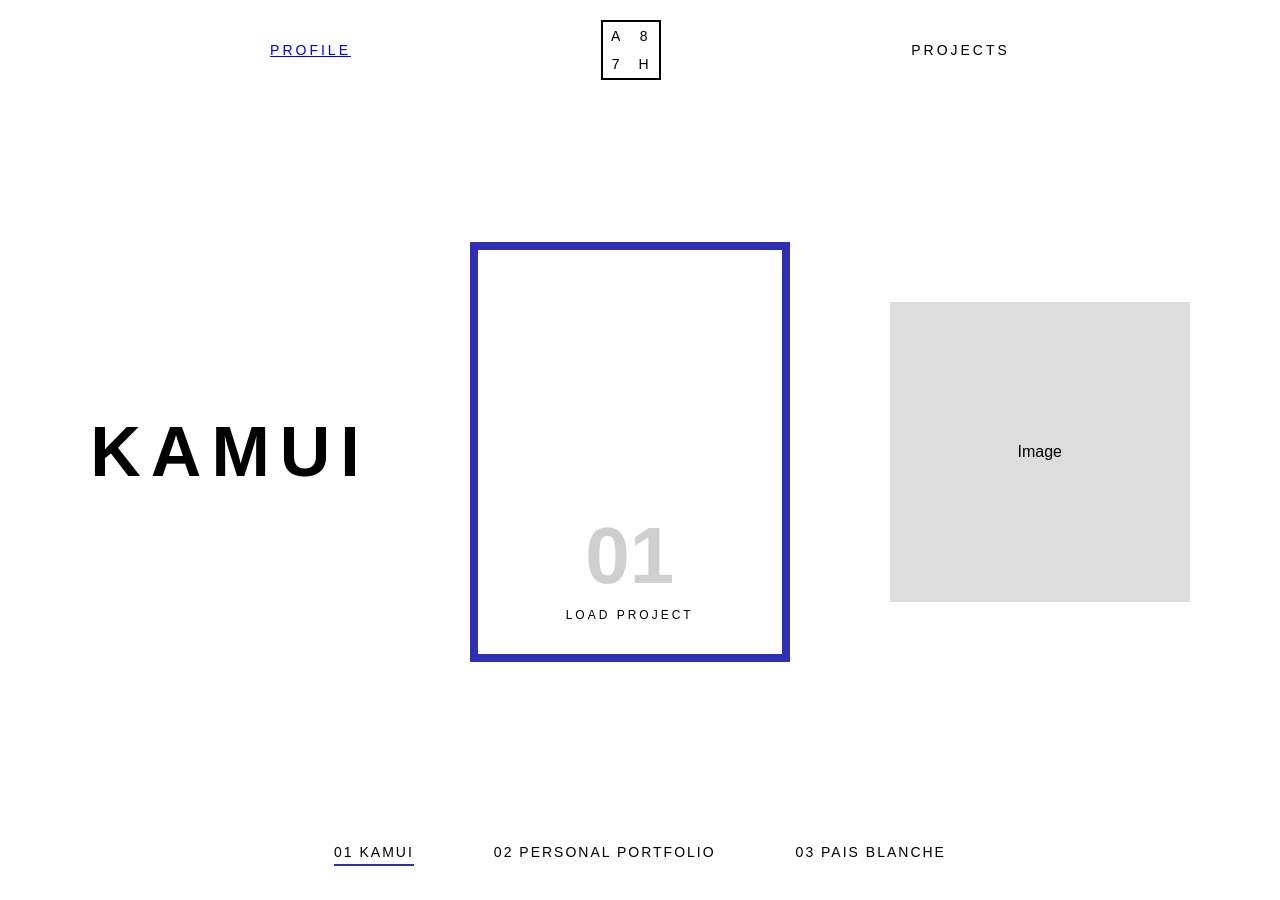
<file: index.html>
<!DOCTYPE html>
<html lang="en">
<head>
<meta charset="UTF-8">
<title>Kamui</title>
<link rel="stylesheet" href="style.css">
</head>

<body>

<!-- NAVBAR -->

<header class="navbar">

<div class="nav-left"><a href="profile.html" class="nav-left">PROFILE</a></div>

<div class="logo">
<div>A</div>
<div>8</div>
<div>7</div>
<div>H</div>
</div>

<div class="nav-right">PROJECTS</div>

</header>


<!-- HERO SECTION -->

<section class="hero">

<div class="hero-left">
<h1>KAMUI</h1>
</div>


<div class="center-box">

<div class="box"></div>

<div class="project-number">01</div>

<a href="project.html" class="load-btn">LOAD PROJECT</a>

</div>


<div class="hero-right">

<div class="image-placeholder">
Image
</div>

</div>

</section>


<!-- BOTTOM NAV -->

<footer class="bottom-nav">

<a class="active">01 KAMUI</a>

<a>02 PERSONAL PORTFOLIO</a>

<a>03 PAIS BLANCHE</a>

</footer>

</body>
</html>
</file>
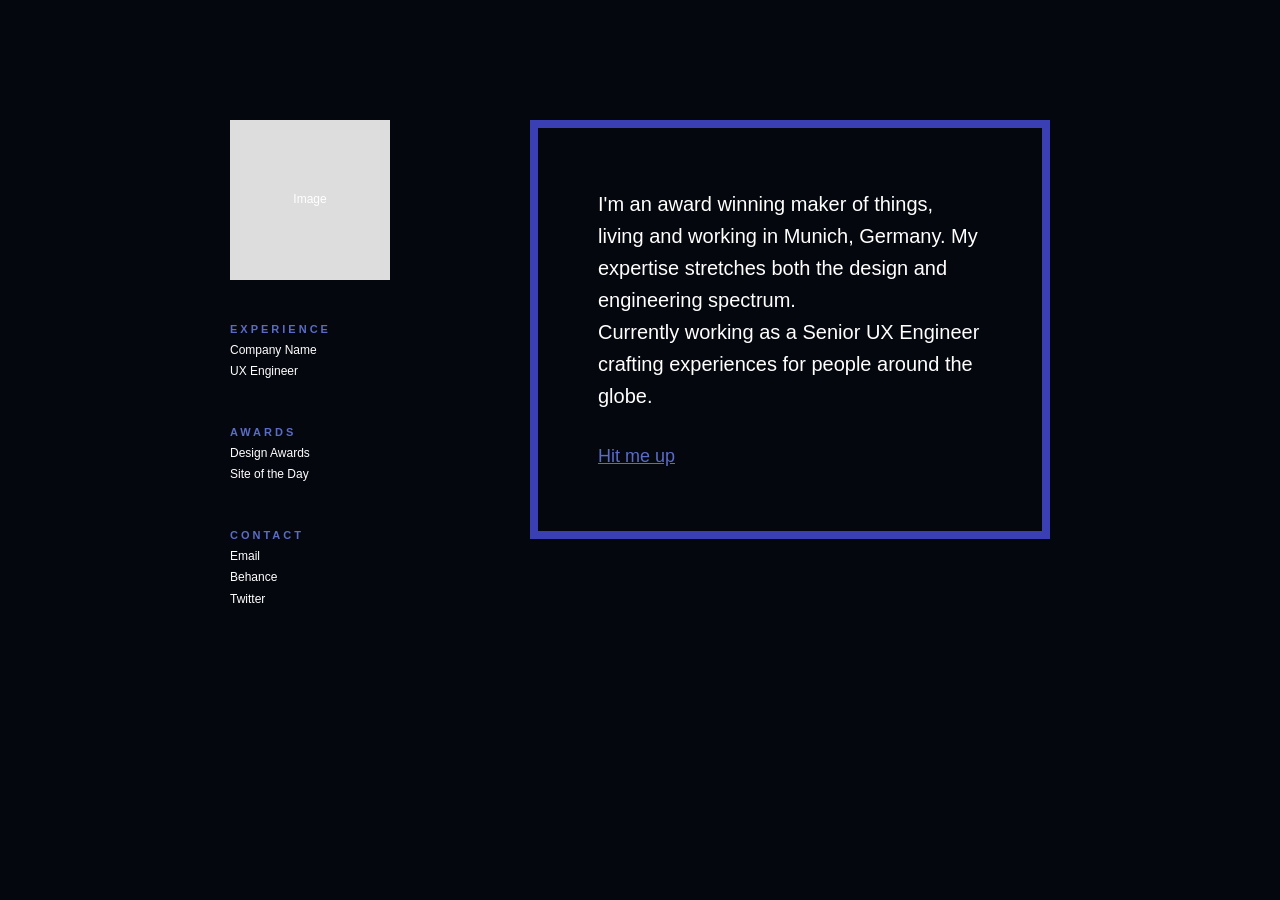
<file: profile.html>
<!DOCTYPE html>
<html>
<head>
<meta charset="UTF-8">
<title>Profile</title>
<link rel="stylesheet" href="style.css">
</head>

<body class="profile-page">

<section class="profile-section">

<div class="profile-left">

<div class="profile-image">
Image
</div>

<h4>EXPERIENCE</h4>

<p>Company Name</p>
<p>UX Engineer</p>

<h4>AWARDS</h4>

<p>Design Awards</p>
<p>Site of the Day</p>

<h4>CONTACT</h4>

<p>Email</p>
<p>Behance</p>
<p>Twitter</p>

</div>


<div class="profile-right">

<div class="profile-box">

<p>
I'm an award winning maker of things,
living and working in Munich, Germany.

My expertise stretches both the design
and engineering spectrum.
</p>

<p>
Currently working as a Senior UX Engineer
crafting experiences for people around
the globe.
</p>

<a href="#" class="contact-link">Hit me up</a>

</div>

</div>

</section>

</body>
</html>
</file>
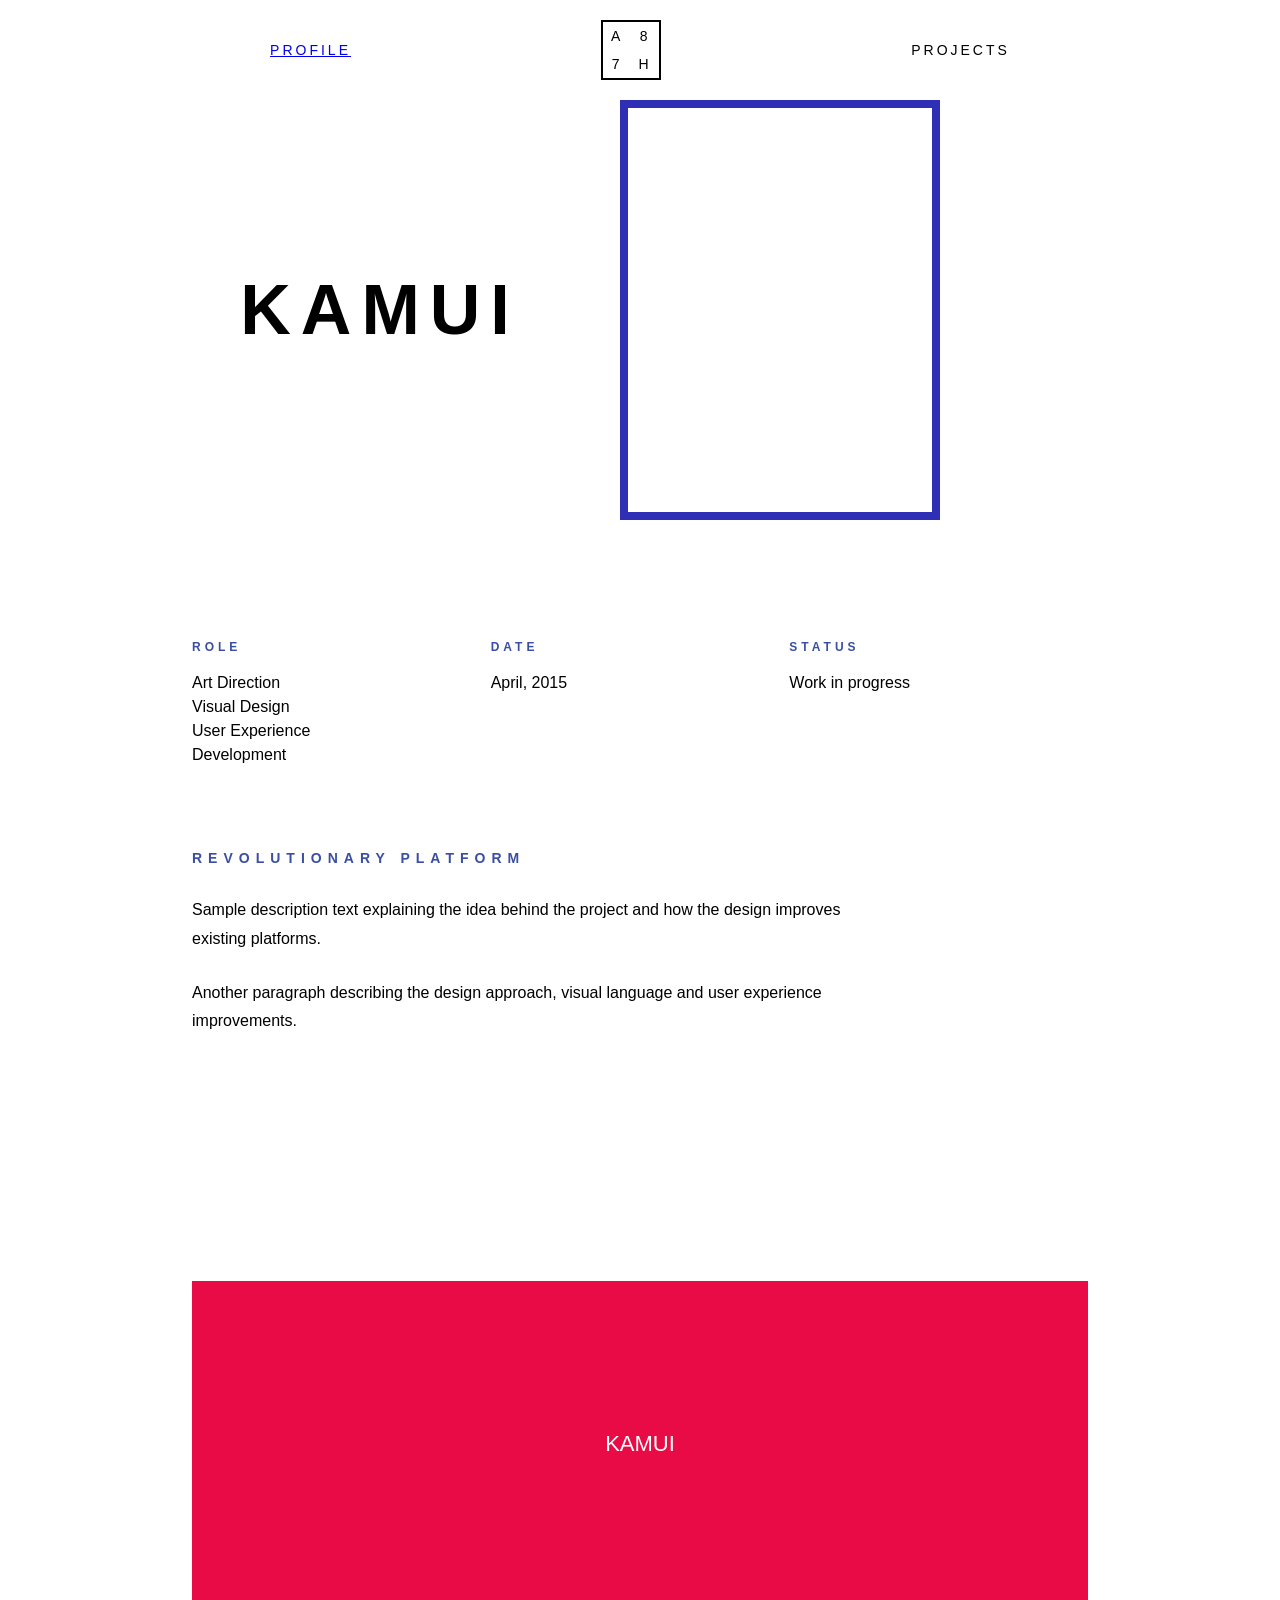
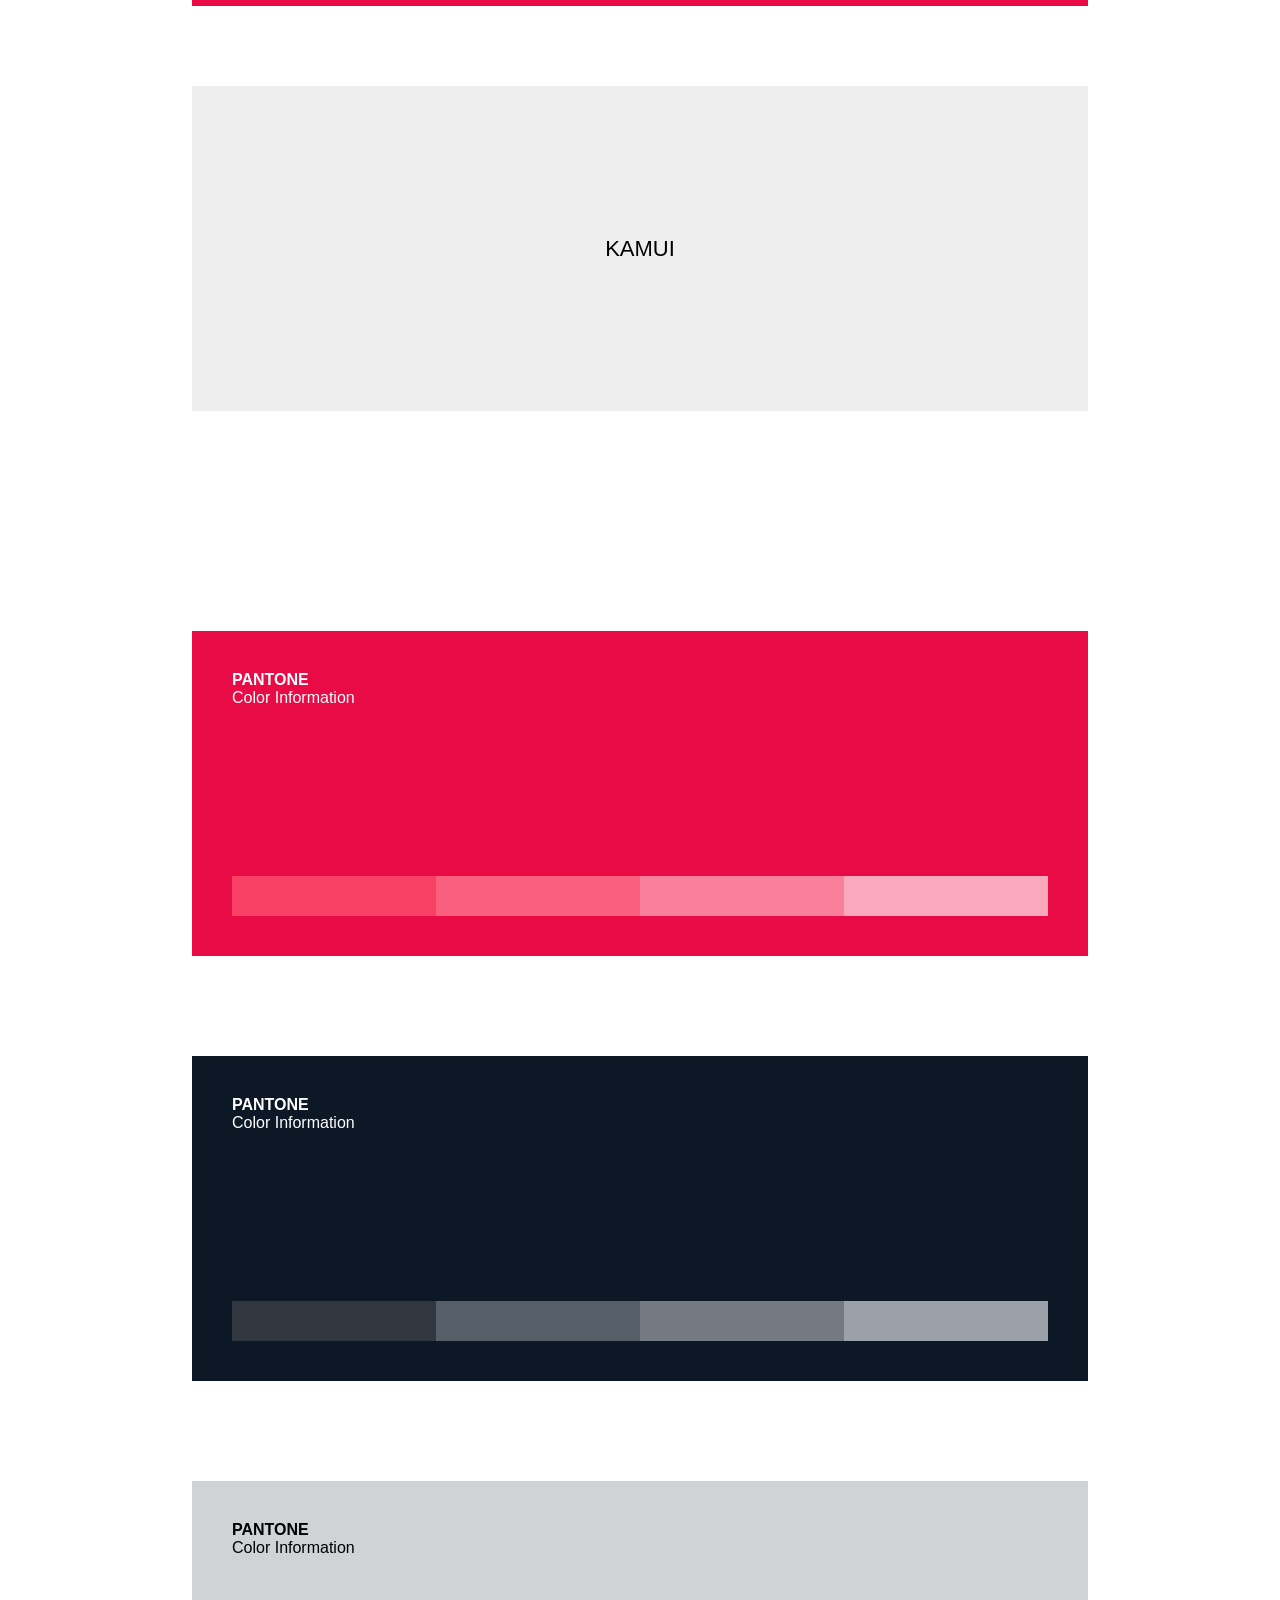
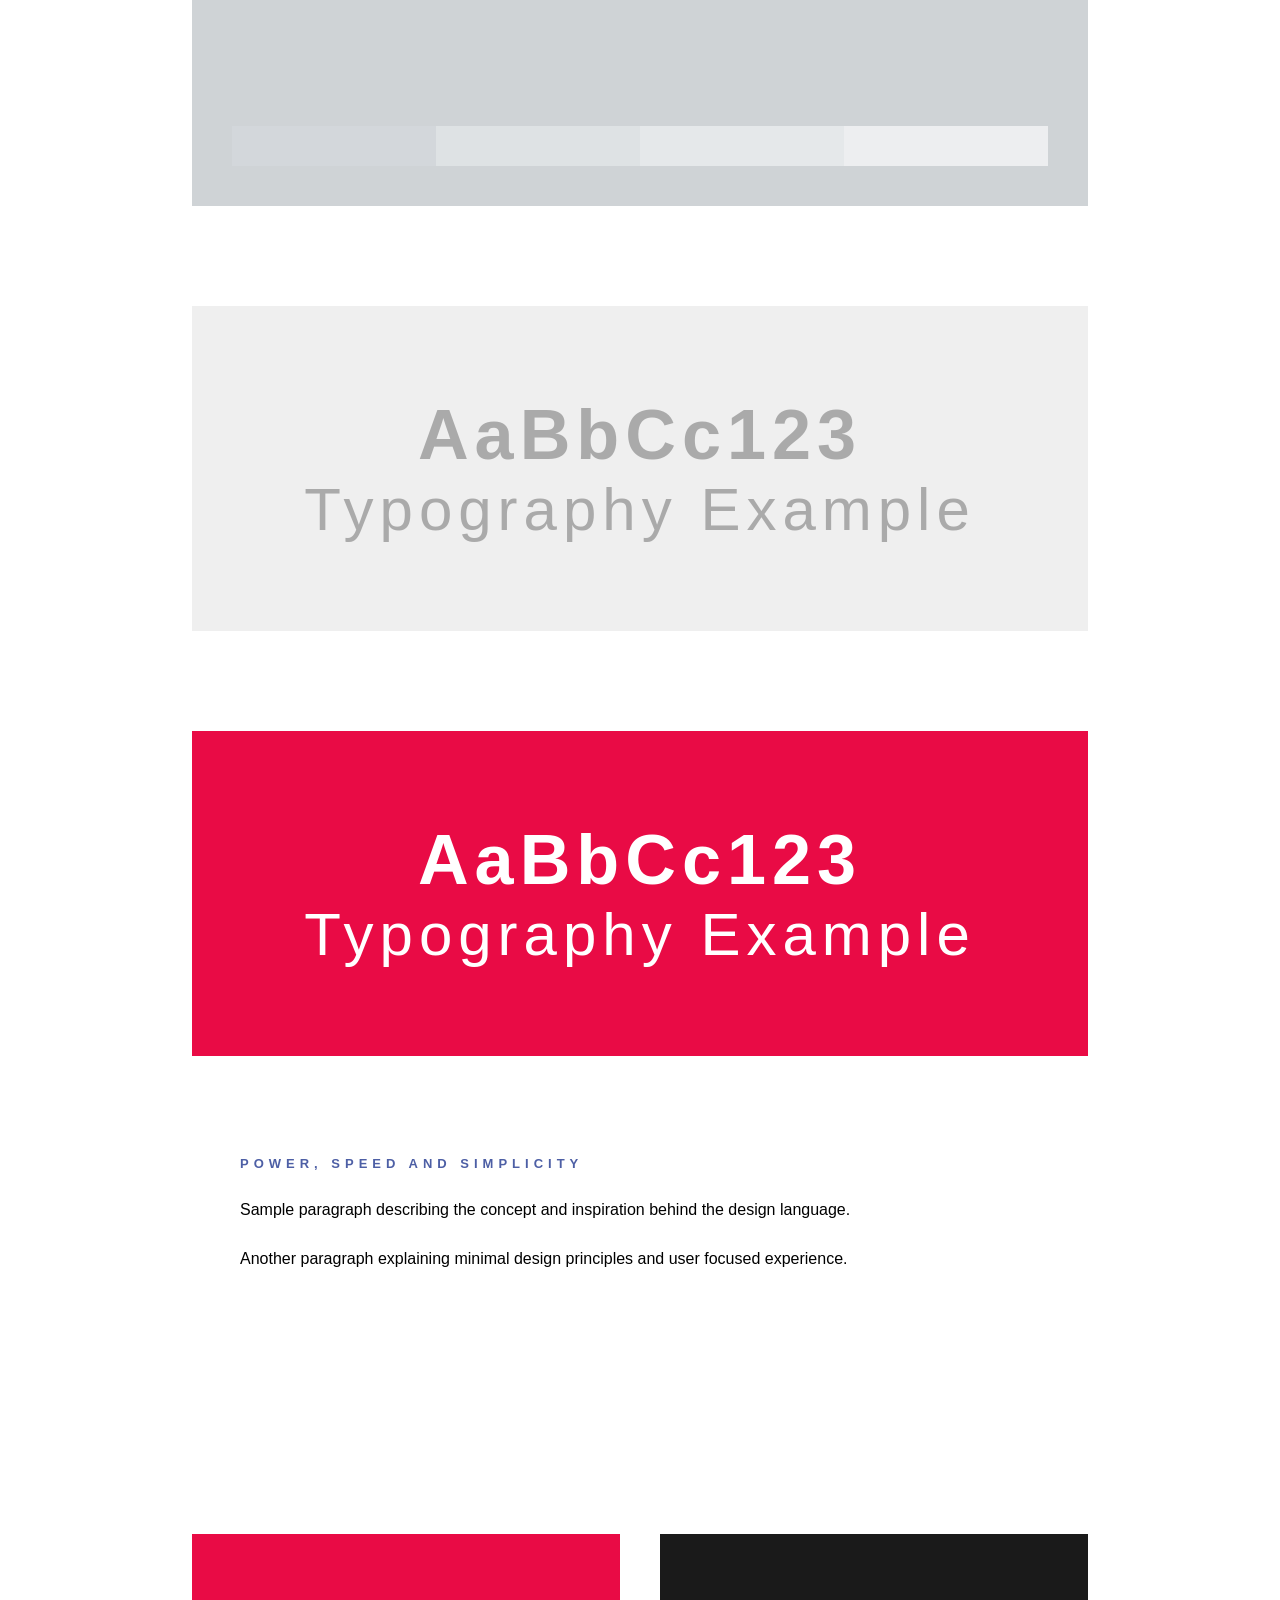
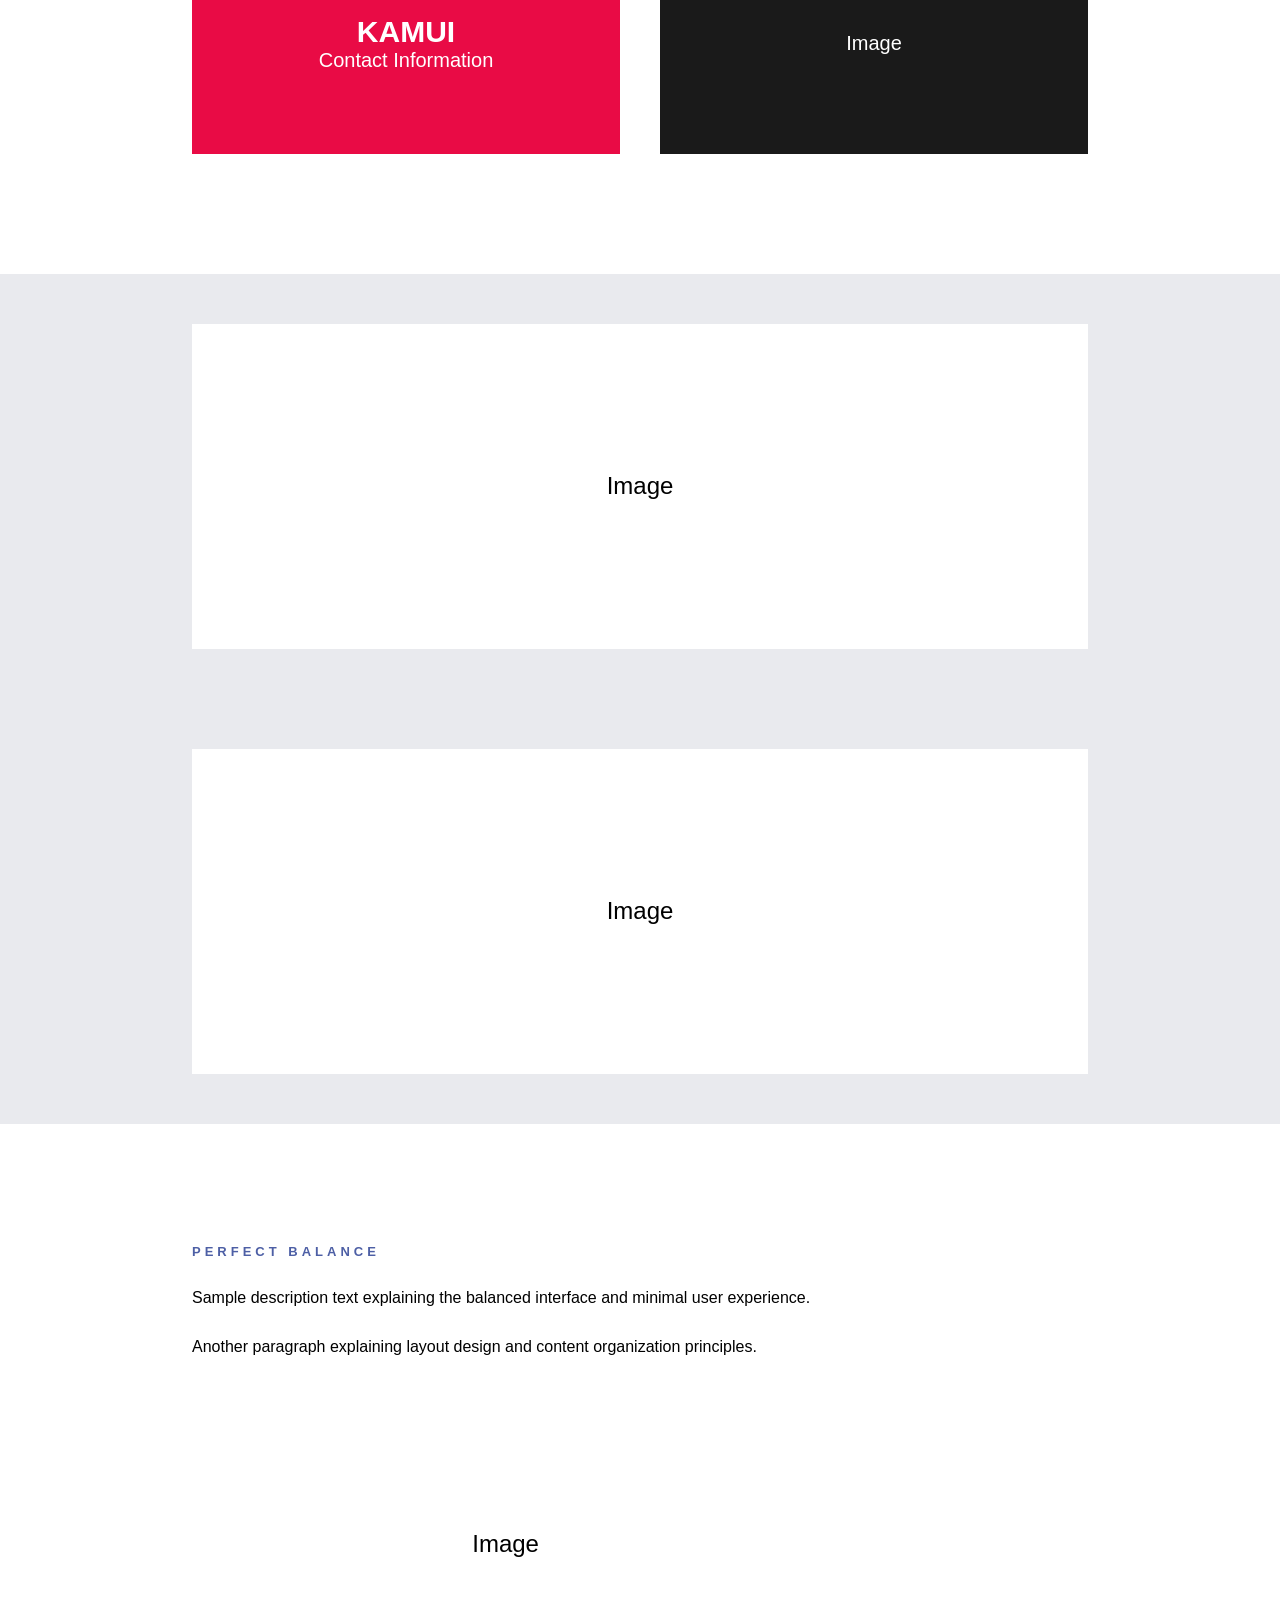
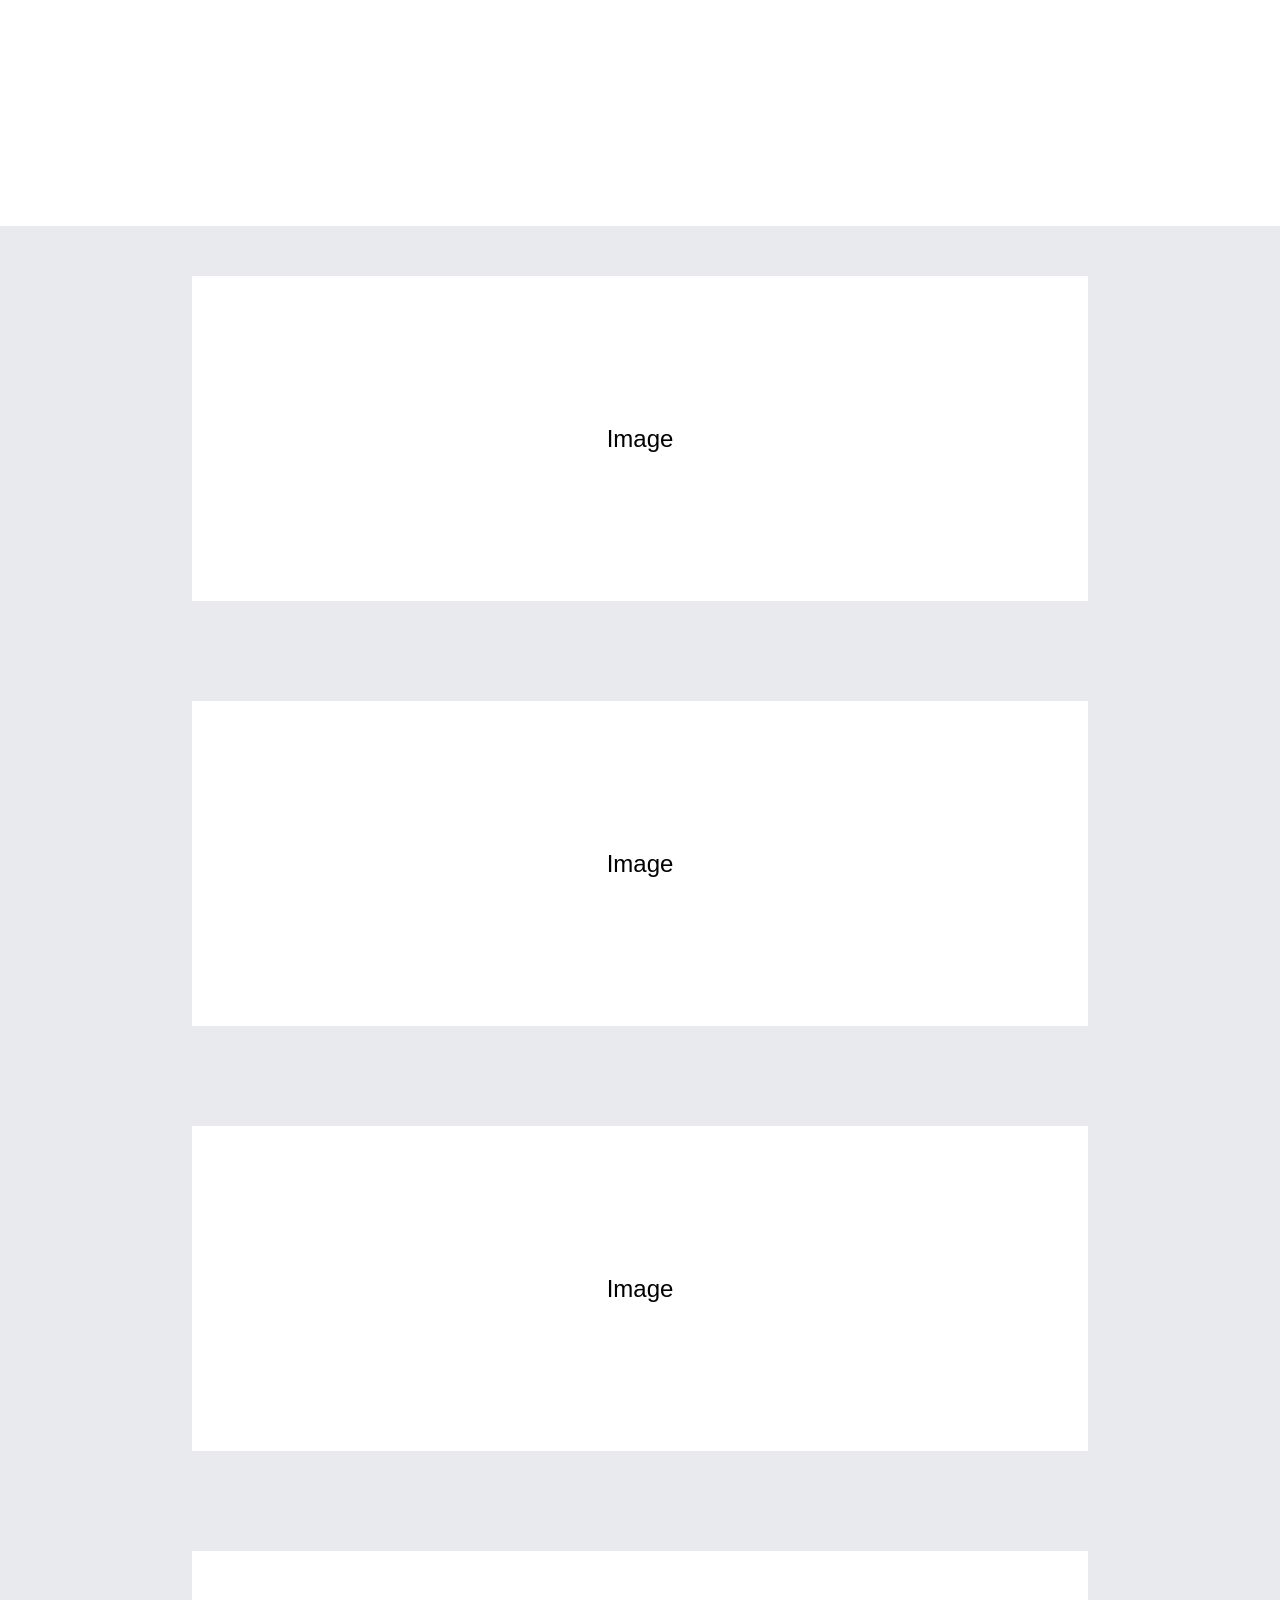
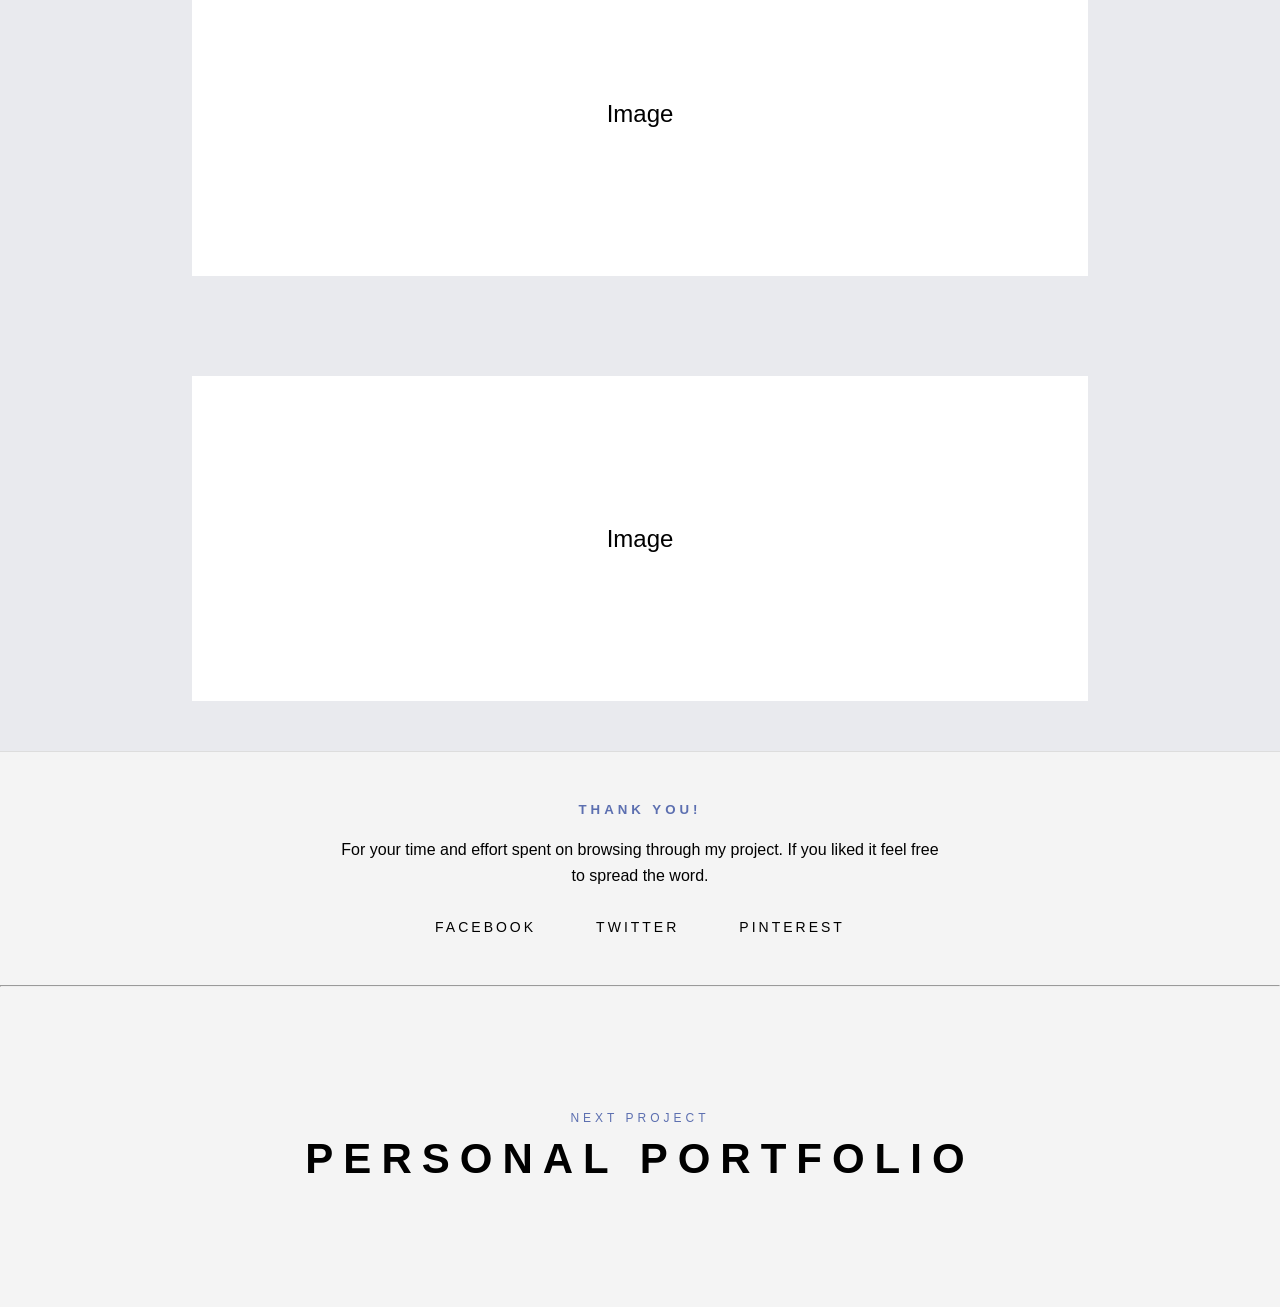
<file: project.html>
<!DOCTYPE html>
<html lang="en">
<head>
<meta charset="UTF-8">
<title>Kamui Project</title>
<link rel="stylesheet" href="style.css">
</head>

<body class="project-page">

<header class="navbar">

<div class="nav-left"><a href="profile.html" class="nav-left">PROFILE</a></div>

<div class="logo">
<div>A</div>
<div>8</div>
<div>7</div>
<div>H</div>
</div>

<div class="nav-right">PROJECTS</div>

</header>


<section class="hero">

<div class="hero-left">
<h1>KAMUI</h1>
</div>


<div class="center-box">

<div class="box"></div>

</div>


<div class="hero-right">


</div>

</section>

<section class="project-info">

<div class="info-grid">

<div>
<h4>ROLE</h4>
<p>Art Direction</p>
<p>Visual Design</p>
<p>User Experience</p>
<p>Development</p>
</div>

<div>
<h4>DATE</h4>
<p>April, 2015</p>
</div>

<div>
<h4>STATUS</h4>
<p>Work in progress</p>
</div>

</div>


<div class="project-description">

<h3>REVOLUTIONARY PLATFORM</h3>

<p>
Sample description text explaining the idea behind the project
and how the design improves existing platforms.
</p>

<p>
Another paragraph describing the design approach,
visual language and user experience improvements.
</p>

</div>

</section>

<section class="project-images">

<div class="image-block red">
KAMUI
</div>

<div class="image-block gray">
KAMUI
</div>

</section>

<section class="design-system">

<div class="color-block red-block">
<div class="block-content">
<h4>PANTONE</h4>
<p>Color Information</p>
</div>

<div class="color-strip">
<div></div>
<div></div>
<div></div>
<div></div>
</div>
</div>


<div class="color-block dark-block">
<div class="block-content">
<h4>PANTONE</h4>
<p>Color Information</p>
</div>

<div class="color-strip">
<div></div>
<div></div>
<div></div>
<div></div>
</div>
</div>


<div class="color-block grey-block">
<div class="block-content">
<h4>PANTONE</h4>
<p>Color Information</p>
</div>

<div class="color-strip">
<div></div>
<div></div>
<div></div>
<div></div>
</div>
</div>


<div class="type-block light-type">
<h3>AaBbCc123</h3>
<p>Typography Example</p>
</div>


<div class="type-block red-type">
<h3>AaBbCc123</h3>
<p>Typography Example</p>
</div>


<div class="text-block">
<h4>POWER, SPEED AND SIMPLICITY</h4>

<p>
Sample paragraph describing the concept and inspiration
behind the design language.
</p>

<p>
Another paragraph explaining minimal design principles
and user focused experience.
</p>
</div>

</section>

<section class="branding-section">

<div class="brand-row">

<div class="brand-card red-card">
<h2>KAMUI</h2>
<p>Contact Information</p>
</div>

<div class="brand-card dark-card">
Image
</div>

</div>

</section>



<section class="image-section grey-bg">

<div class="large-image">
Image
</div>

</section>



<section class="image-section grey-bg">

<div class="large-image">
Image
</div>

</section>



<section class="text-section-white">

<h4>PERFECT BALANCE</h4>

<p>
Sample description text explaining the balanced interface
and minimal user experience.
</p>

<p>
Another paragraph explaining layout design and content
organization principles.
</p>

<div class="large-image">
Image
</div>

</section>


<section class="image-section grey-bg">
<div class="large-image">
Image
</div>
</section>

<section class="image-section grey-bg">
<div class="large-image">
Image
</div>
</section>

<section class="image-section grey-bg">
<div class="large-image">
Image
</div>

</section>
<section class="image-section grey-bg">
<div class="large-image">
Image
</div>

</section>
<section class="image-section grey-bg">
<div class="large-image">
Image
</div>
</section>

<footer class="project-footer">

<div class="thank-section">

<h5>THANK YOU!</h5>

<p>
For your time and effort spent on browsing through my project.
If you liked it feel free to spread the word.
</p>

<div class="social-links">
<span>FACEBOOK</span>
<span>TWITTER</span>
<span>PINTEREST</span>
</div>

</div>

<hr>
<div class="next-project">

<div class="next-content">
<p class="next-label">NEXT PROJECT</p>
<h2>PERSONAL PORTFOLIO</h2>
</div>

<div class="hover-bg">
Image Background
</div>

</div>

</footer>

</body>
</html>
</file>
<file: style.css>
*{
margin:0;
padding:0;
box-sizing:border-box;
font-family:Arial, Helvetica, sans-serif;
}

body{
background: white;
height:100vh;
display:flex;
flex-direction:column;
justify-content:space-between;
}


/* NAVBAR */

.navbar{
display:flex;
justify-content:space-evenly;
align-items:center;
padding:20px 20px;
letter-spacing:3px;
font-size:14px;
background:white;

position:sticky;
top:0;
z-index:1000;
}


.logo{
border:2px solid black;
display:grid;
grid-template-columns:1fr 1fr;
width:60px;
height:60px;
text-align:center;
align-items:center;
font-size:14px;
}



/* HERO */

.hero{
display:flex;
align-items:center;
justify-content:center;
gap:100px;
}


/* LEFT TEXT */

.hero-left h1{
font-size:70px;
letter-spacing:10px;
}



/* CENTER BOX */

.center-box{
position:relative;
display:flex;
flex-direction:column;
align-items:center;
}

.box{
width:320px;
height:420px;
border:8px solid #2f2fb5;
}

.project-number{
position:absolute;
bottom:60px;
font-size:80px;
color:#cfcfcf;
font-weight:bold;
}

.load-btn{
position:absolute;
bottom:40px;
text-decoration:none;
color:black;
font-size:12px;
letter-spacing:3px;
}



/* IMAGE */

.image-placeholder{
width:300px;
height:300px;
background:#ddd;
display:flex;
align-items:center;
justify-content:center;
}



/* FOOTER */

.bottom-nav{
display:flex;
justify-content:center;
gap:80px;
padding:40px;
font-size:14px;
letter-spacing:2px;
}

.bottom-nav a{
text-decoration:none;
color:black;
position:relative;
}

.bottom-nav .active::after{
content:"";
position:absolute;
left:0;
bottom:-6px;
width:100%;
height:2px;
background:#2f2fb5;
}

/* PROJECT PAGE HERO */

.project-hero{
position:relative;
height:90vh;
overflow:hidden;
display:flex;
align-items:center;
justify-content:center;
}


/* Background placeholder */

.background-placeholder{
position:absolute;
width:100%;
height:100%;
background:#1f2aa6;
opacity:0.9;
display:flex;
align-items:center;
justify-content:center;
color:white;
font-size:30px;
}


/* Title */

.project-title{
position:absolute;
left:20%;
font-size:70px;
letter-spacing:12px;
color:black;
z-index:2;
}


/* Blue frame */

.frame-box{
position:absolute;
width:300px;
height:400px;
border:10px solid #2f2fb5;
z-index:2;
}


/* Decorative line */

.decor-line{
position:absolute;
top:35%;
left:40%;
width:100px;
height:4px;
background:#dcdcdc;
z-index:2;
}


/* Decorative circle */

.decor-circle{
position:absolute;
top:35%;
right:30%;
width:40px;
height:40px;
border:4px solid #cfcfcf;
border-radius:50%;
z-index:2;
}

/* PROJECT INFO SECTION */

.project-info{
padding:120px 15%;
background:white;
}


.info-grid{
display:grid;
grid-template-columns:1fr 1fr 1fr;
margin-bottom:80px;
}


.info-grid h4{
letter-spacing:4px;
font-size:12px;
color:#3a4fa3;
margin-bottom:20px;
}


.info-grid p{
margin:6px 0;
}


.project-description h3{
letter-spacing:6px;
font-size:14px;
margin-bottom:30px;
color:#3a4fa3;
}


.project-description p{
max-width:700px;
line-height:1.8;
margin-bottom:25px;
}

.project-images{
padding:100px 0;
display:flex;
flex-direction:column;
align-items:center;
gap:80px;
}

.image-block{
width:70%;
height:325px;
display:flex;
align-items:center;
justify-content:center;
font-size:22px;
}

.red{
background:#e90b45;
color:white;
}

.gray{
background:#eeeeee;
}

.design-system{
display:flex;
flex-direction:column;
align-items:center;
gap:100px;
padding:120px 0;
}


/* COLOR BLOCKS */

.color-block{
width:70%;
height:325px;
display:flex;
flex-direction:column;
justify-content:space-between;
padding:40px;
color:white;
}

.red-block{
background:#e90b45;
}

.dark-block{
background:#0c1826;
}

.grey-block{
background:#cfd3d6;
color:black;
}


/* COLOR STRIP */

.color-strip{
display:flex;
height:40px;
}

.color-strip div{
flex:1;
opacity:0.8;
}

.red-block .color-strip div:nth-child(1){background:#ff4d6d;}
.red-block .color-strip div:nth-child(2){background:#ff758f;}
.red-block .color-strip div:nth-child(3){background:#ff9db0;}
.red-block .color-strip div:nth-child(4){background:#ffd1da;}

.dark-block .color-strip div:nth-child(1){background:#3a3f45;}
.dark-block .color-strip div:nth-child(2){background:#6a7078;}
.dark-block .color-strip div:nth-child(3){background:#8e9399;}
.dark-block .color-strip div:nth-child(4){background:#c0c4c9;}

.grey-block .color-strip div:nth-child(1){background:#d5d9dc;}
.grey-block .color-strip div:nth-child(2){background:#e3e6e8;}
.grey-block .color-strip div:nth-child(3){background:#eceeef;}
.grey-block .color-strip div:nth-child(4){background:#f5f6f7;}


/* TYPOGRAPHY BLOCKS */

.type-block{
width:70%;
height:325px;
display:flex;
flex-direction:column;
justify-content:center;
align-items:center;
font-size:60px;
letter-spacing:6px;
}

.light-type{
background:#efefef;
color:#aaa;
}

.red-type{
background:#e90b45;
color:white;
}


/* TEXT BLOCK */

.text-block{
width:70%;
max-width:800px;
}

.text-block h4{
letter-spacing:5px;
font-size:13px;
margin-bottom:25px;
color:#4d5fa5;
}

.text-block p{
line-height:1.8;
margin-bottom:20px;
}

/* BRANDING SECTION */

.branding-section{
background:white;
padding:120px 0;
display:flex;
justify-content:center;
}

.brand-row{
width:70%;
display:flex;
gap:40px;
}

.brand-card{
flex:1;
height:220px;
display:flex;
flex-direction:column;
justify-content:center;
align-items:center;
font-size:20px;
}

.red-card{
background:#e90b45;
color:white;
}

.dark-card{
background:#1a1a1a;
color:white;
}


/* IMAGE SECTIONS */

.image-section{
padding:50px 0;
display:flex;
justify-content:center;
}

.grey-bg{
background:#e9eaee;
}

.large-image{
width:70%;
height:325px;
background:white;
display:flex;
align-items:center;
justify-content:center;
font-size:24px;
}


/* TEXT SECTION */

.text-section-white{
background:white;
padding:120px 15%;
}

.text-section-white h4{
letter-spacing:4px;
font-size:13px;
margin-bottom:25px;
color:#4d5fa5;
}

.text-section-white p{
max-width:700px;
line-height:1.8;
margin-bottom:20px;
}

/* FOOTER */

.project-footer{
width:100%;
}


/* THANK YOU SECTION */

.thank-section{
text-align:center;
padding:50px 20px;
background:#f4f4f4;
border-top:1px solid #ddd;
}

.thank-section h5{
letter-spacing:4px;
color:#5c6fb0;
margin-bottom:20px;
}

.thank-section p{
max-width:600px;
margin:0 auto 30px auto;
line-height:1.6;
}

.social-links{
display:flex;
justify-content:center;
gap:60px;
letter-spacing:3px;
font-size:14px;
}



/* NEXT PROJECT */

.next-project{
position:relative;
height:320px;
display:flex;
align-items:center;
justify-content:center;
background:#f4f4f4;
overflow:hidden;
cursor:pointer;
}


/* TEXT */

.next-content{
position:relative;
z-index:2;
text-align:center;
}

.next-label{
letter-spacing:4px;
font-size:12px;
color:#5c6fb0;
margin-bottom:10px;
}

.next-content h2{
font-size:42px;
letter-spacing:10px;
}


/* HOVER IMAGE */

.hover-bg{
position:absolute;
width:100%;
height:100%;
background:#dfe3f7;
display:flex;
align-items:center;
justify-content:center;
font-size:28px;
opacity:0;
transition:0.4s;
}


/* SHOW IMAGE ON HOVER */

.next-project:hover .hover-bg{
opacity:1;
}

.next-project:hover .next-content{
color:white;
}

/* PROFILE PAGE */

.profile-page{
background:#05070f;
color:white;
}


/* LAYOUT */

.profile-section{
display:flex;
justify-content:center;
gap:80px;
padding:120px 10%;
}


/* LEFT COLUMN */

.profile-left{
width:220px;
font-size:12px;
line-height:1.8;
}

.profile-left h4{
margin-top:40px;
letter-spacing:3px;
font-size:11px;
color:#5a6cc5;
}


/* IMAGE */

.profile-image{
width:160px;
height:160px;
background:#ddd;
margin-bottom:30px;
display:flex;
align-items:center;
justify-content:center;
}


/* RIGHT COLUMN */

.profile-right{
max-width:520px;
}


.profile-box{
border:8px solid #3a3fb3;
padding:60px;
font-size:20px;
line-height:1.6;
}


/* CONTACT LINK */

.contact-link{
display:inline-block;
margin-top:30px;
color:#5a6cc5;
font-size:18px;
text-decoration:underline;
}
</file>
